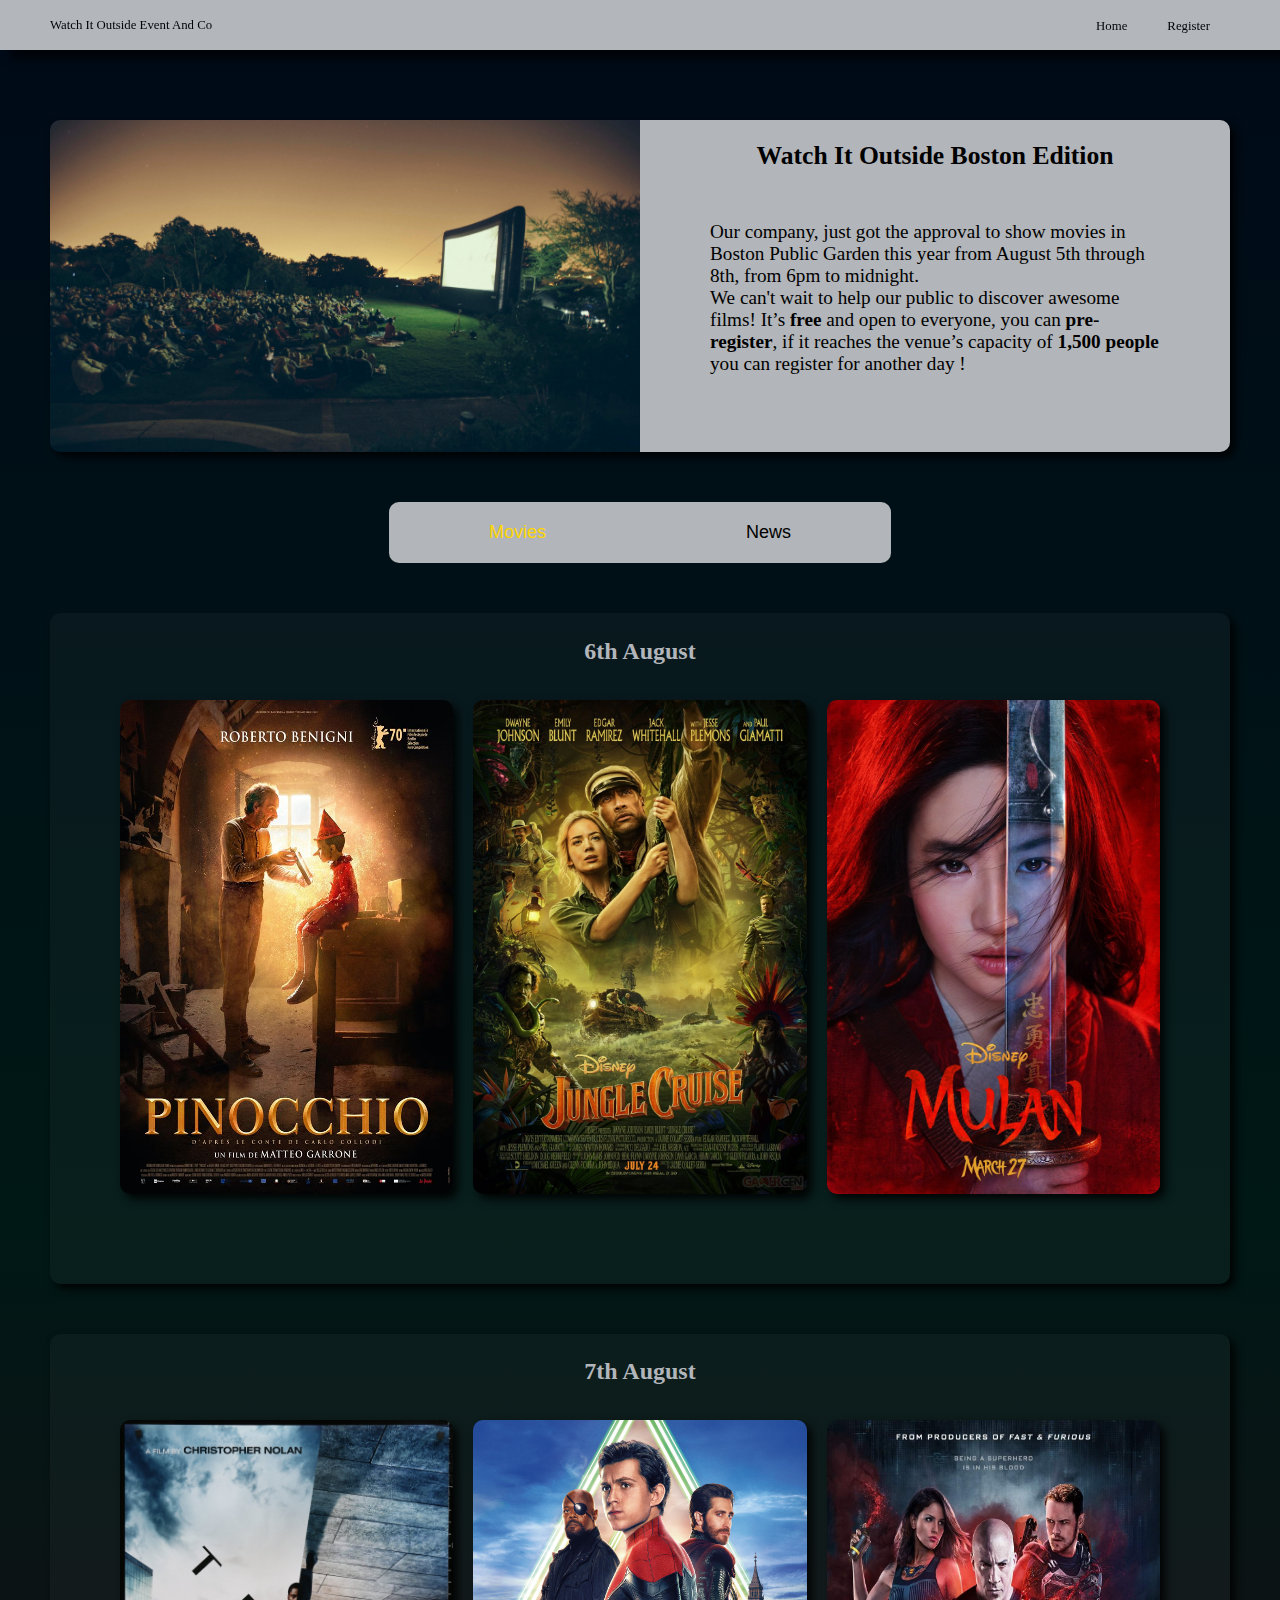
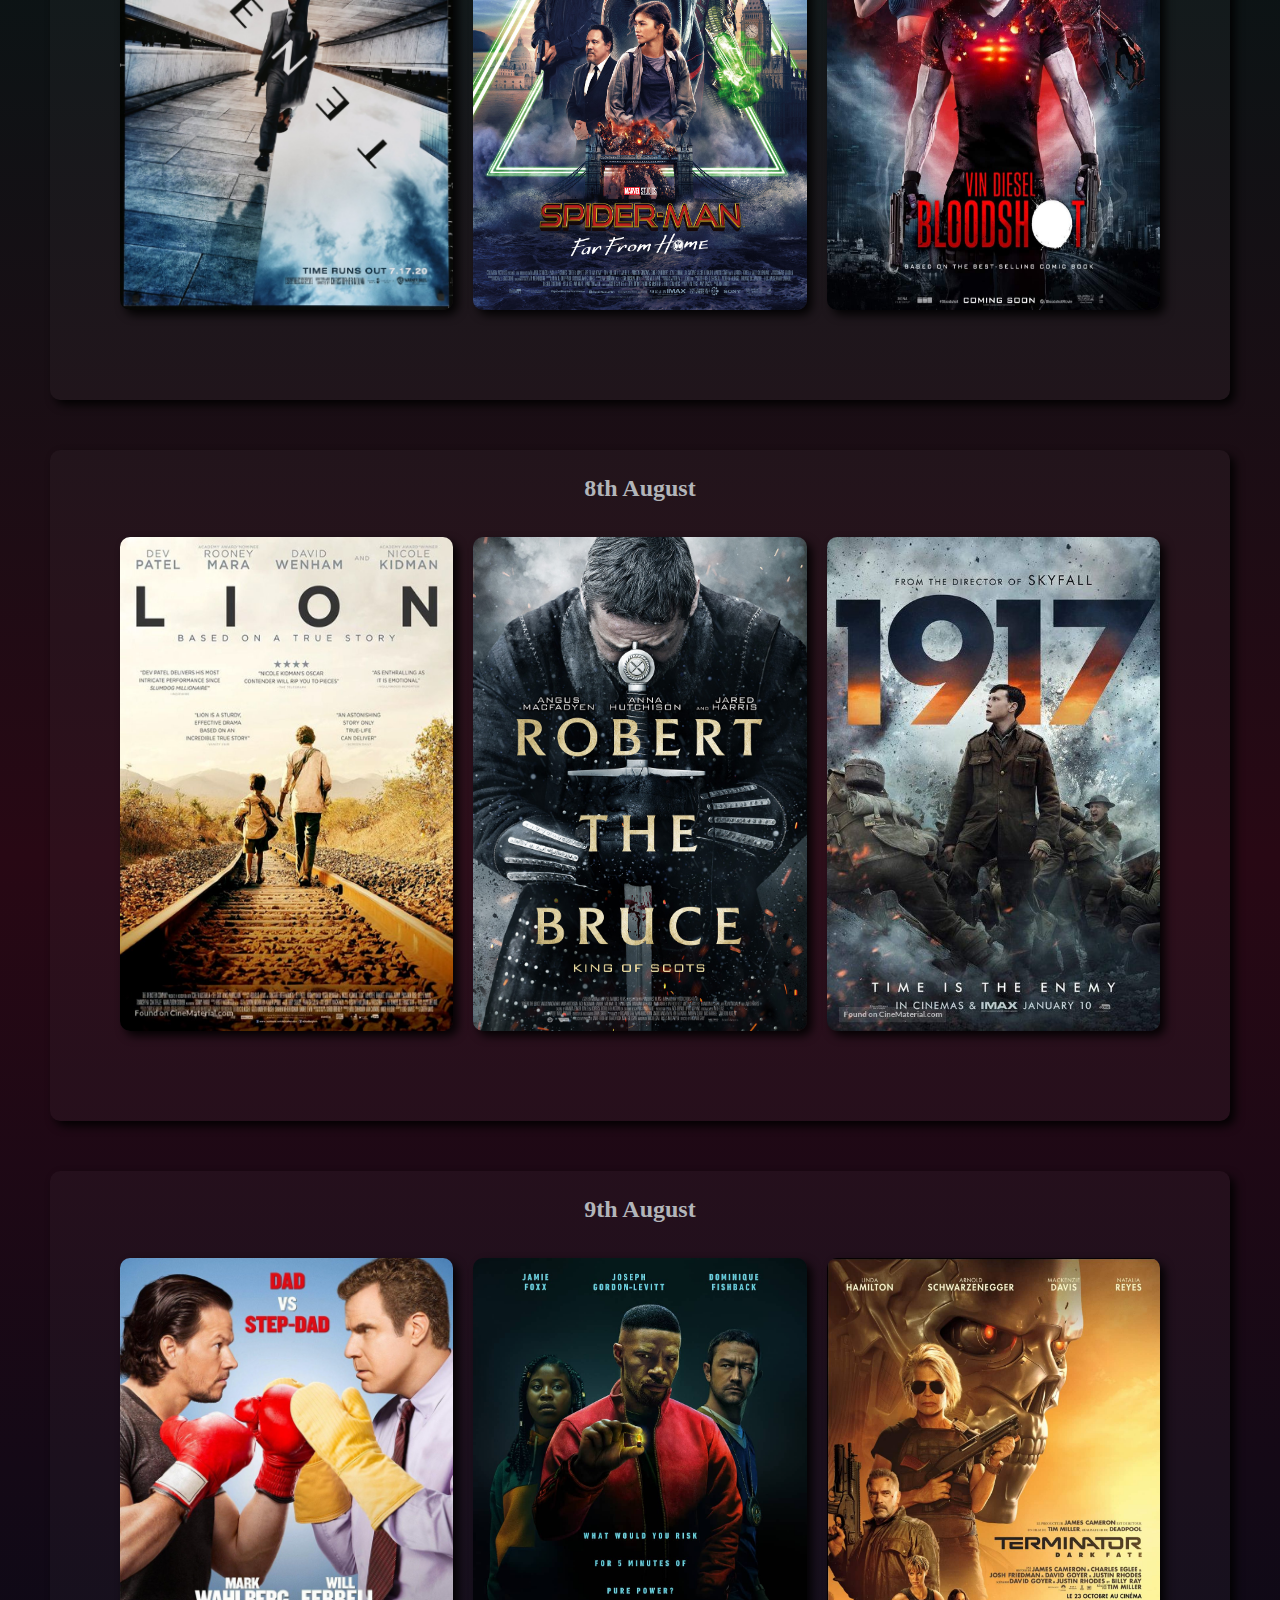
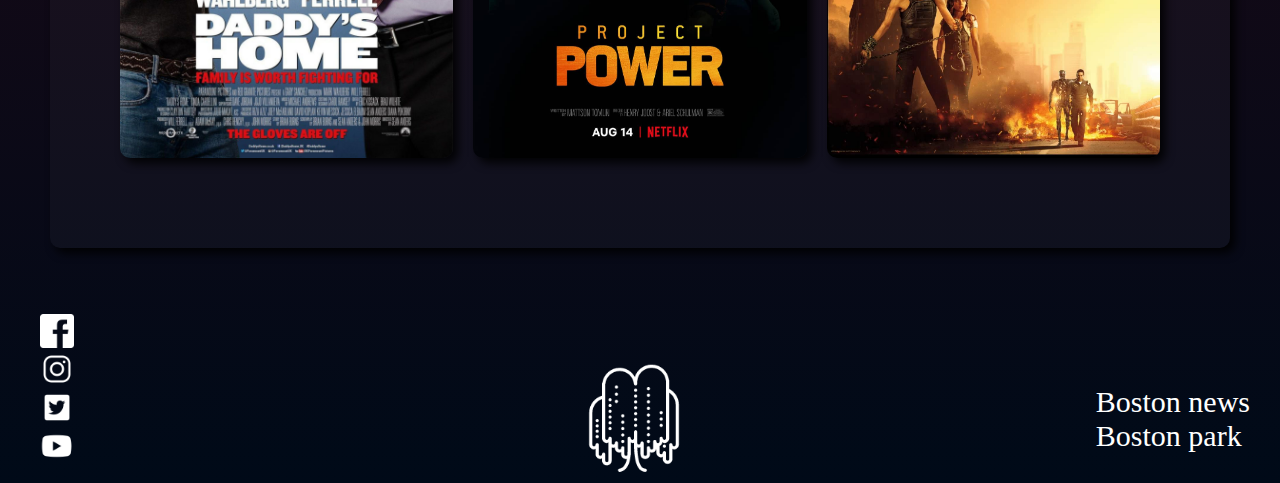
<file: index.html>
<!DOCTYPE html>
<html>
<head>
	<meta charset="UTF-8">
	<title>Watch It Outside Event and Co</title>
	<link rel="stylesheet" href="styles/style.css"  type="text/css" media="all">
</head>
<body class="content">
		<header>
		<div class="header">
			<a class="titre" href="">Watch It Outside Event And Co</a>
			<nav class="header_menu">
				<ul class="menu_list">
					<li><a class="btn_home" href="index.html">Home</a></li>
  					<li><a href="register.html" onclick="window.open(this.href, 'Register','height=560px, width=380px, toolbar=no, menubar=no, location=no, resizable=no, scrollbars=no, status=no'); return false;">Register</a></li>
				</ul>
			</nav>
		</div>
		</header>
		<div class="body_header">
			<div class="header_container">
						<img class="header_photo" src="images/poster/outdoor-Cinema.jpg" alt="outdoor-Cinema" style="">
					<div class="header_description">
						<h2 class="body_title">Watch It Outside Boston Edition</h2>
						<p class="description_txt">Our company, just got the approval to show movies in Boston Public Garden this year from August 5th through 8th, from 6pm to midnight.<br> 
						We can't wait to help our public to discover awesome films!
						It’s <strong>free</strong> and open to everyone, 
						you can <a href="register.html" onclick="window.open(this.href, 'Register','height=560px, width=380px, toolbar=no, menubar=no, location=no, resizable=no, scrollbars=no, status=no'); return false;"><strong>pre-register</strong></a>, 
						if it reaches the venue’s capacity of <strong>1,500 people</strong> you can register for another day !</p>
					</div>
			</div>
		</div>
		<div class="body_Menu">
				<a href="index.html"><button class="movies"style="color:gold">Movies</button></a>
					
				<a href="news.html"><button class="news">News</button></a>
		</div>

<!--Section => Movies day one-->

			<section class="section_day">
				<h2 class="day">6th August</h2>
				<div class="day_container">
<!--Pinocchio-->	
						<div class="card_a"><img class="day_photo" src="images/poster/pinocchio-2020.jpg" alt="pinocchio-2020">
							<div class="box">
								<div class="card_hour"><h3>6.00pm</h3></div>
								<div class="card_description">In this live-action adaptation of the beloved fairytale, old woodcarver Gepetto (Roberto Benigni), fashions a wooden puppet, Pinocchio (Federico Ielapi), who magically comes to life. Pinocchio longs for adventure and is easily led astray, encountering magical beasts, fantastical spectacles, while making friends and foes along his journey. However his dream is to become a real boy, which can only come true if he finally changes his ways.</div>
							</div>
						</div>
<!--Jungle cruise-->
						<div class="card_a"><img class="day_photo" src="images/poster/jungle-cruise-affiche-2020.jpg" alt="jungle-cruise-2020">
							<div class="box">
								<div class="card_hour"><h3>8.00pm</h3></div>
								<div class="card_description">Set during the early 20th century, a riverboat captain named Frank takes a scientist and her brother on a mission into a jungle to find the Tree of Life which is believed to possess healing powers. All the while, the trio must fight against dangerous wild animals and a competing German expedition.</div>
							</div>
						</div>
<!--Mulan-->
						<div class="card_a"><img class="day_photo" src="images/poster/mulan-2020.jpg" alt="mulan-2020">
							<div class="box">
								<div class="card_hour"><h3>10.00pm</h3></div>
								<div class="card_description">In Imperial China, Hua Mulan is an adventurous and active girl, to the disappointment of her parents, who hope that one day she will be wed to a good husband. As a young woman, Mulan is forced to meet with a matchmaker to demonstrate her fitness as a future wife. Mulan, flustered, attempts to pour tea in front of the matchmaker, but a spider causes a panic that destroys the kettle, and the matchmaker calls her a disgrace in front of her family.</div>
							</div>
						</div>
				</div>
			</section>

<!--Section => Movies days 2-->

			<section class="section_day">
				<h2 class="day">7th August</h2>
				<div class="day_container">
<!--Tenet-->
						<div class="card_a"><img class="day_photo" src="images/poster/tenet.jpg" alt="Tenet-2020">
							<div class="box">
								<div class="card_hour"><h3>6.00pm</h3></div>
								<div class="card_description">An unnamed CIA agent, the "Protagonist", participates in an undercover operation at a Kyiv opera house. He is aided by a masked soldier with a distinctive trinket, who appears to "un-fire" a bullet through a hostile gunman. After seizing a strange artifact, the Protagonist is captured by mercenaries. He endures torture before consuming a cyanide pill. He awakens to learn the pill was a test of his loyalty; his team has been killed and the artifact lost.</div>
							</div>
						</div>
<!--Spider-man FFH-->
						<div class="card_a"><img class="day_photo" src="images/poster/spiderman-ffh.jpg" alt="spiderman far for home">
							<div class="box">
								<div class="card_hour"><h3>8.00pm</h3></div>
								<div class="card_description">Peter Parker returns in Spider-Man: Far From Home, the next chapter of the Spider-Man: Homecoming series! Our friendly neighborhood Super Hero decides to join his best friends Ned, MJ, and the rest of the gang on a European vacation. However, Peter's plan to leave super heroics behind for a few weeks are quickly scrapped when he begrudgingly agrees to help Nick Fury uncover the mystery of several elemental creature attacks, creating havoc across the continent!</div>
							</div>
						</div>
<!--Bloodshot-->						
						<div class="card_a"><img class="day_photo" src="images/poster/bloodshot.jpg" alt="Bloodshot">
							<div class="box">
								<div class="card_hour"><h3>10.00pm</h3></div>
								<div class="card_description">After leading a successful rescue operation of hostages in Mombasa, U.S. Marine Ray Garrison and his wife Gina travel for a holiday at an Italian beachside town in the Amalfi Coast. They are kidnapped by a group of mercenaries led by Martin Axe, who demands to know how the US military learned about the hostages and their location. Ray explains he is not privy to this information and threatens revenge. Axe kills him and Gina.</div>
							</div>
						</div>
				</div>
			</section>

<!--Section => Movies day 3-->

			<section class="section_day">
				<h2 class="day">8th August</h2>
				<div class="day_container">
<!--Lion-->
						<div class="card_a"><img class="day_photo" src="images/poster/lion.jpg" alt="Lion">
							<div class="box">
								<div class="card_hour"><h3>6.00pm</h3></div>
								<div class="card_description">In 1986, Saroo was a five-year-old child in India of a poor but happy rural family. On a trip with his brother, Saroo soon finds himself alone and trapped in a moving decommissioned passenger train that takes him to Calcutta, 1000 miles away from home. Now totally lost in an alien urban environment and too young to identify either himself</div>
							</div>
						</div>
<!--Robert the Bruce-->
						<div class="card_a"><img class="day_photo" src="images/poster/robert-the-bruce.jpg" alt="Robert_the_bruce">
							<div class="box">
								<div class="card_hour"><h3>8.00pm</h3></div>
								<div class="card_description">The story of how Robert Bruce outwitted Edward I, the shrewd and ruthless King of England, defeated his son Edward II, and in doing so regained Scotland's independence.</div>
							</div>
<!--1917-->
						</div>
						<div class="card_a"><img class="day_photo" src="images/poster/1917.jpg" alt="1917">
							<div class="box">
								<div class="card_hour"><h3>10.00pm</h3></div>
								<div class="card_description">April 1917, the Western Front. Two British soldiers are sent to deliver an urgent message to an isolated regiment. If the message is not received in time the regiment will walk into a trap and be massacred. To get to the regiment they will need to cross through enemy territory. Time is of the essence and the journey will be fraught with danger.</div>
							</div>
						</div>
				</div>
			</section>

<!--Section => Movies day 4-->

			<section class="section_day">
				<h2 class="day">9th August</h2>
				<div class="day_container">
<!--daddy's home-->
						<div class="card_a"><img class="day_photo" src="images/poster/very-bad-dads.jpg" alt="Very_Bad_Dads">
							<div class="box">
								<div class="card_hour"><h3>6.00pm</h3></div>
								<div class="card_description">Stepfather Brad Whitaker is hoping for his stepchildren to love him and treat him like a dad. All is going well until the biological father, Dusty Mayron, shows up, then everything takes a toll. His stepchildren start putting him second and their father first, and now Dusty will have to learn that being a good dad is about pains and struggles. Brad will also experience once again what it's like to be a stepdad.</div>
							</div>
						</div>
<!--Project power-->
						<div class="card_a"><img class="day_photo" src="images/poster/project-power.jpg" alt="Project-Power">
							<div class="box">
								<div class="card_hour"><h3>8.00pm</h3></div>
								<div class="card_description">The film takes place in a world where superpowers are a new kind of high. A drug on the black market promises its user five minutes of “power” (hence its street name). It “hits different” for different people: some turn to ice, others burst into flames and a few just blow up and die.</div>
							</div>
						</div>
<!--Terminator-->						
						<div class="card_a"><img class="day_photo" src="images/poster/terminator-2020.jpg" alt="terminator-2020">
							<div class="box">
								<div class="card_hour"><h3>10.00pm</h3></div>
								<div class="card_description">In 1998, three years after they have defeated the T-1000, Sarah and John Connor are at a beach bar in Guatemala when a T-800 Model 101 Terminator suddenly arrives and shoots John, killing him, much to Sarah's horror.</div>
							</div>
						</div>
				</div>
			</section>		
		<footer>
			<div class="footer">
				<nav class="footer_menu">
					<ul class="link_list">
						<li><a href="https
							://www.boston.com/"target="blank">Boston news</a></li>
	  					<li><a href="https://www.boston.gov/parks/public-garden"target="blank">Boston park</a></li>
					</ul>
					<img class="logo" src="images/logo/logo.png" alt="logo">
					<ul class="social_media">
						<li><a href="https://facebook.com"target="blank"><img class="logo_social"src="images/logo/logo-facebook.png" alt="logo_fb"></a></li>
	  					<li><a href="https://instagram.com"target="blank"><img class="logo_social"src="images/logo/logo-instagram.png" alt="logo_instagram"></a></li>
	  					<li><a href="https://twitter.com"target="blank"><img class="logo_social"src="images/logo/logo-twitter.png" alt="logo_twitter"></a></li>
	  					<li><a href="https://youtube.com"target="blank"><img class="logo_social"src="images/logo/logo-youtube.png" alt="logo_youtube"></a></li>
					</ul>
				</nav>
			</div>	
		</footer>
</body>

</html>
</file>
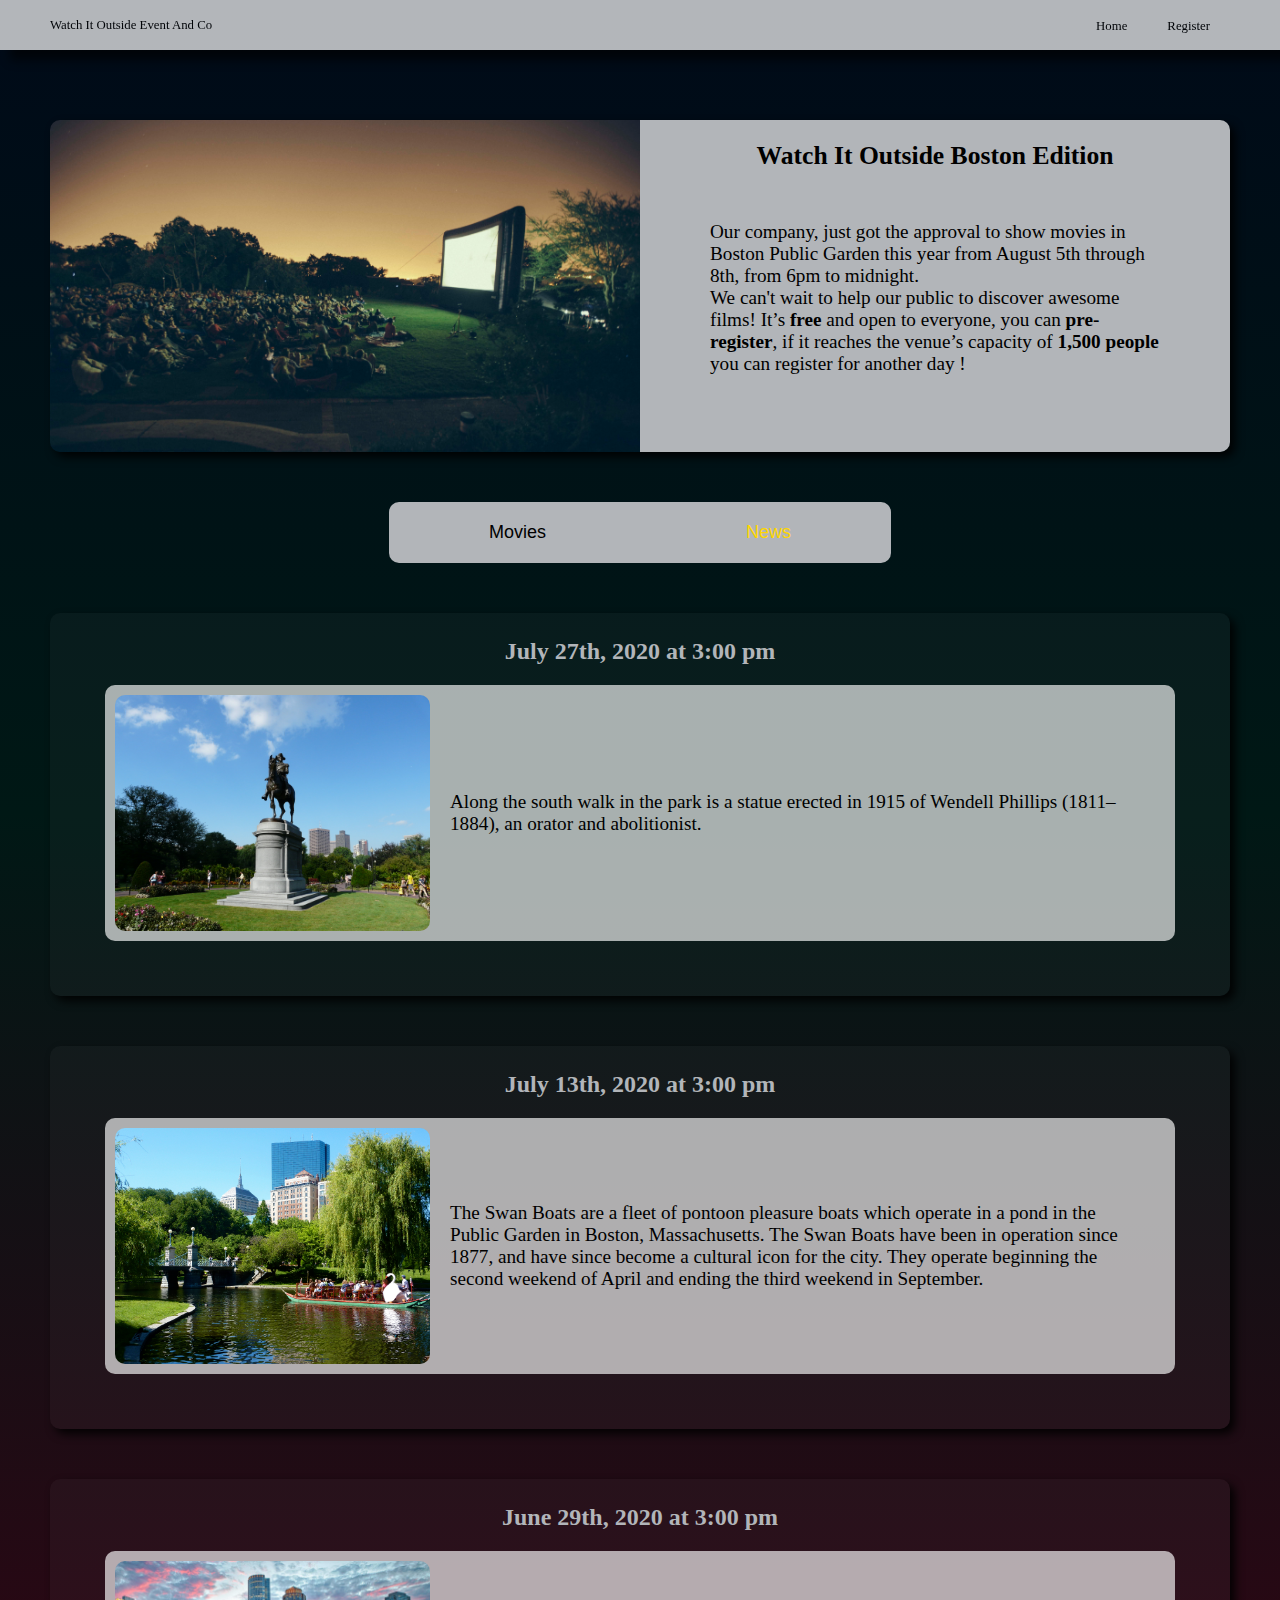
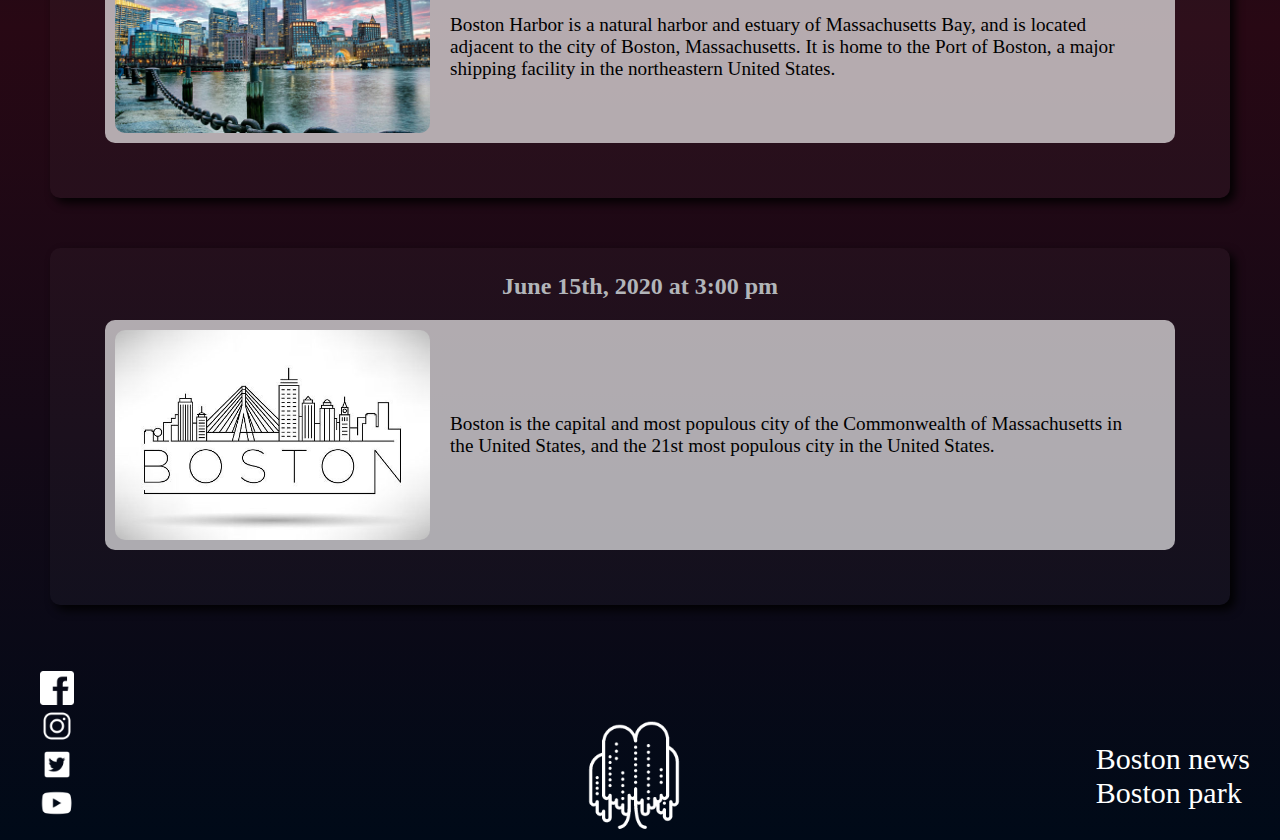
<file: news.html>
<!DOCTYPE html>
<html>
<head>
	<meta charset="UTF-8">
	<title>Watch It Outside Event and Co</title>
	<link rel="stylesheet" href="styles/style.css"  type="text/css" media="all">
</head>
<body class="content">
		<header>
		<div class="header">
			<a class="titre" href="">Watch It Outside Event And Co</a>
			<nav class="header_menu">
				<ul class="menu_list">
					<li><a class="btn_home" href="index.html">Home</a></li>
  					<li><a href="register.html" onclick="window.open(this.href, 'Register','height=600px, width=540px, toolbar=no, menubar=no, location=no, resizable=no, scrollbars=no, status=no'); return false;">Register</a></li>
				</ul>
			</nav>
		</div>
		</header>
		<div class="body_header">
			<div class="header_container">
						<img class="header_photo" src="images/poster/outdoor-Cinema.jpg" alt="outdoor-Cinema" style="">
					<div class="header_description">
						<h2 class="body_title">Watch It Outside Boston Edition</h2>
						<p class="description_txt">Our company, just got the approval to show movies in Boston Public Garden this year from August 5th through 8th, from 6pm to midnight.<br> 
						We can't wait to help our public to discover awesome films!
						It’s <strong>free</strong> and open to everyone, 
						you can <a href="register.html" onclick="window.open(this.href, 'Register','height=560px, width=380px, toolbar=no, menubar=no, location=no, resizable=no, scrollbars=no, status=no'); return false;"><strong>pre-register</strong></a>, 
						if it reaches the venue’s capacity of <strong>1,500 people</strong> you can register for another day !</p>
					</div>
		</div>
		<div class="body_Menu">
				<a href="index.html"><button class="movies">Movies</button></a>
					
				<a href="news.html"><button  class="news" style="color:gold">News</button></a>
		</div>
			<!--Section => News-->
			<section class="new">
				<h2 class="new_date">July 27th, 2020 at 3:00 pm</h2>
				<div class="new_container">
					<img class="new_photo" src="images/news/boston-status-new-4.jpg" alt="Boston status">
					<div class="new_description">
						<p>Along the south walk in the park is a statue erected in 1915 of Wendell Phillips (1811–1884), an orator and abolitionist.</p>
				</div>
			</section>
			<section class="new">
				<h2 class="new_date">July 13th, 2020 at 3:00 pm</h2>
				<div class="new_container">
					<img class="new_photo" src="images/news/public-garden-new-2.jpg" alt="Public Garden with Swan Boats">
					<div class="new_description">
						<p>The Swan Boats are a fleet of pontoon pleasure boats which operate in a pond in the Public Garden in Boston, Massachusetts. The Swan Boats have been in operation since 1877, and have since become a cultural icon for the city. They operate beginning the second weekend of April and ending the third weekend in September.</p>
					</div>
				</div>
			</section>
			<section class="new">
				<h2 class="new_date">June 29th, 2020 at 3:00 pm</h2>
				<div class="new_container">
					<img class="new_photo" src="images/news/photo-news-1.jpeg" alt="Photo">
					<div class="new_description">
						<p>Boston Harbor is a natural harbor and estuary of Massachusetts Bay, and is located adjacent to the city of Boston, Massachusetts. It is home to the Port of Boston, a major shipping facility in the northeastern United States.</p>
					</div>
				</div>
			</section>
			<section class="new">
				<h2 class="new_date">June 15th, 2020 at 3:00 pm</h2>
				<div class="new_container">
					<img class="new_photo" src="images/news/boston.jpg" alt="Boston">
					<div class="new_description">
						<p>Boston is the capital and most populous city of the Commonwealth of Massachusetts in the United States, and the 21st most populous city in the United States.</p>
					</div>
				</div>
			</section>
		<footer>
			<div class="footer">
				<nav class="footer_menu">
					<ul class="link_list">
						<li><a href="https://www.boston.com/"target="blank">Boston news</a></li>
	  					<li><a href="https://www.boston.gov/parks/public-garden"target="blank">Boston park</a></li>
					</ul>
					<img class="logo" src="images/logo/logo.png" alt="logo">
					<ul class="social_media">
						<li><a href="https://facebook.com"target="blank"><img class="logo_social"src="images/logo/logo-facebook.png" alt="logo_fb"></a></li>
	  					<li><a href="https://instagram.com"target="blank"><img class="logo_social"src="images/logo/logo-instagram.png" alt="logo_instagram"></a></li>
	  					<li><a href="https://twitter.com"target="blank"><img class="logo_social"src="images/logo/logo-twitter.png" alt="logo_twitter"></a></li>
	  					<li><a href="https://youtube.com"target="blank"><img class="logo_social"src="images/logo/logo-youtube.png" alt="logo_youtube"></a></li>
					</ul>
				</nav>
			</div>	
		</footer>


</body>

</html>
</file>
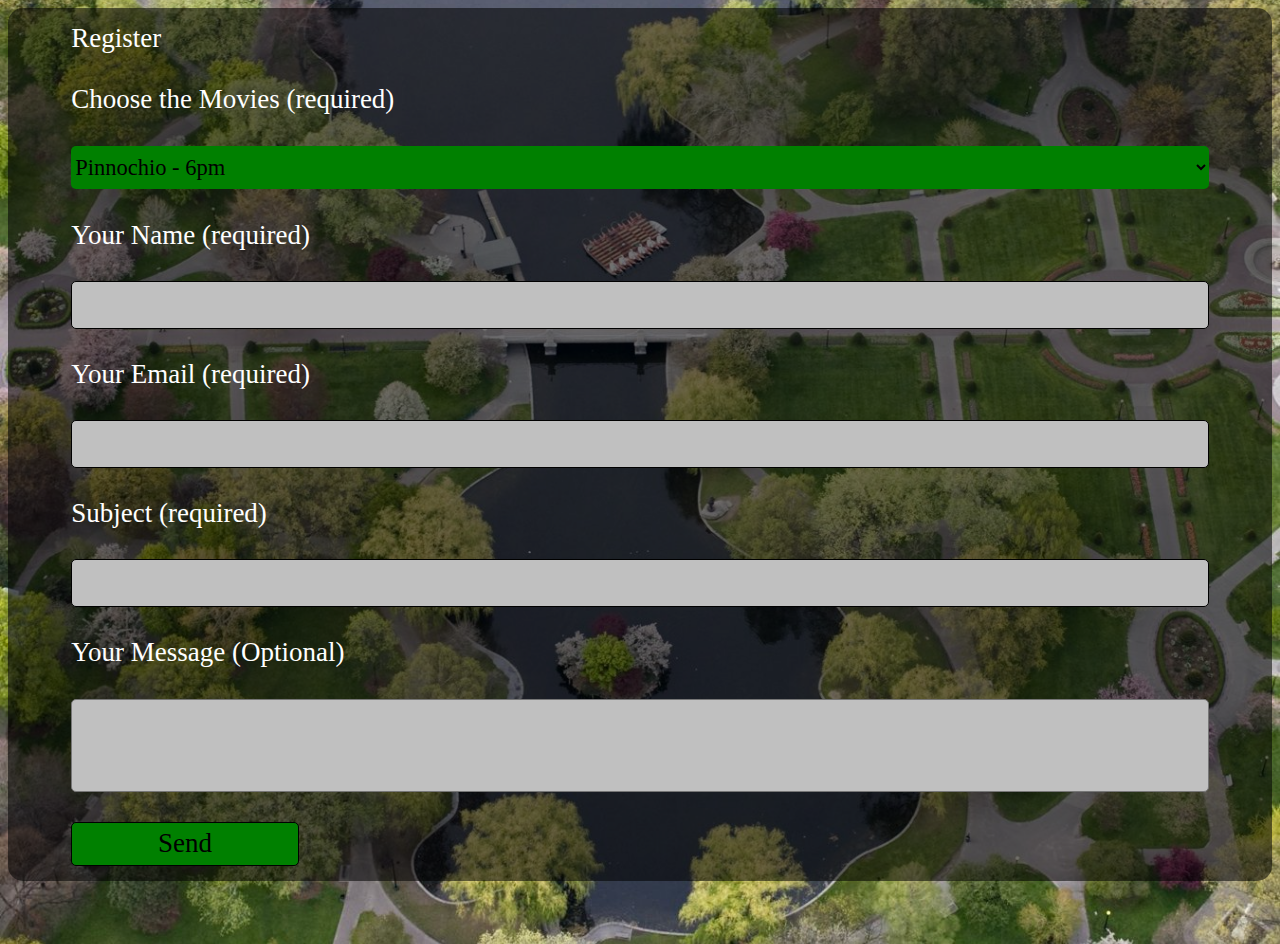
<file: register.html>
<!DOCTYPE html>
<html>
<head>
		<meta charset="UTF-8">
	<title>Watch It Outside Event and Co-Register</title>
	<link rel="stylesheet" href="register.css"  type="text/css" media="all">
</head>

<body>
<form method="post" action="">
	<label>Register</label>

	<label>Choose the Movies (required)</label>
	    <select name="movies" id="movies" required>
		    <optgroup label="6th August"class="liste">
	           <option value="Pinnochio"class="liste">Pinnochio - 6pm</option>
	           <option value="Jungle Cruise"class="liste">Jungle Cruise - 8pm</option>
	           <option value="Mulan"class="liste">Mulan - 10pm</option>
	       </optgroup>
	        <optgroup label="7th August"class="liste">
	           <option value="Tenet"class="liste">Tenet - 6pm</option>
	           <option value="Spider-Man far from home"class="liste">Spider-Man Far From Home - 8pm</option>
	           <option value="Bloodshot"class="liste">Bloodshot - 10pm</option>
	       </optgroup>
	        <optgroup label="8th August"class="liste">
	           <option value="Lion"class="liste">Lion - 6pm</option>
	           <option value="Robert the Bruce"class="liste">Robert the Bruce - 8pm</option>
	           <option value="1917"class="liste">1917 - 10pm</option>
	       </optgroup>
	       <optgroup label="9th August"class="liste">
	           <option value="Daddy's home"class="liste">Daddy's home - 6pm</option>
	           <option value="Project power"class="liste">Project power - 8pm</option>
	           <option value="Terminator dark fate"class="liste">Terminator Dark Fate - 10pm</option>
	       </optgroup>
  		</select>		

	<label> Your Name (required)</label>
	   <input type="text" name="your-name"class="input" required> 

	<label> Your Email (required)</label>
	   <input type="text" name="your-Email"class="input" required>

	<label> Subject (required)</label>
		<input type="text" name="Subject"class="input" required>

	<label> Your Message (Optional)</label>
		<textarea type="text" name="your-message"></textarea>

	<input type="submit" value="Send" class="submit"/>
	
</form>    
</body>
</html>
</file>
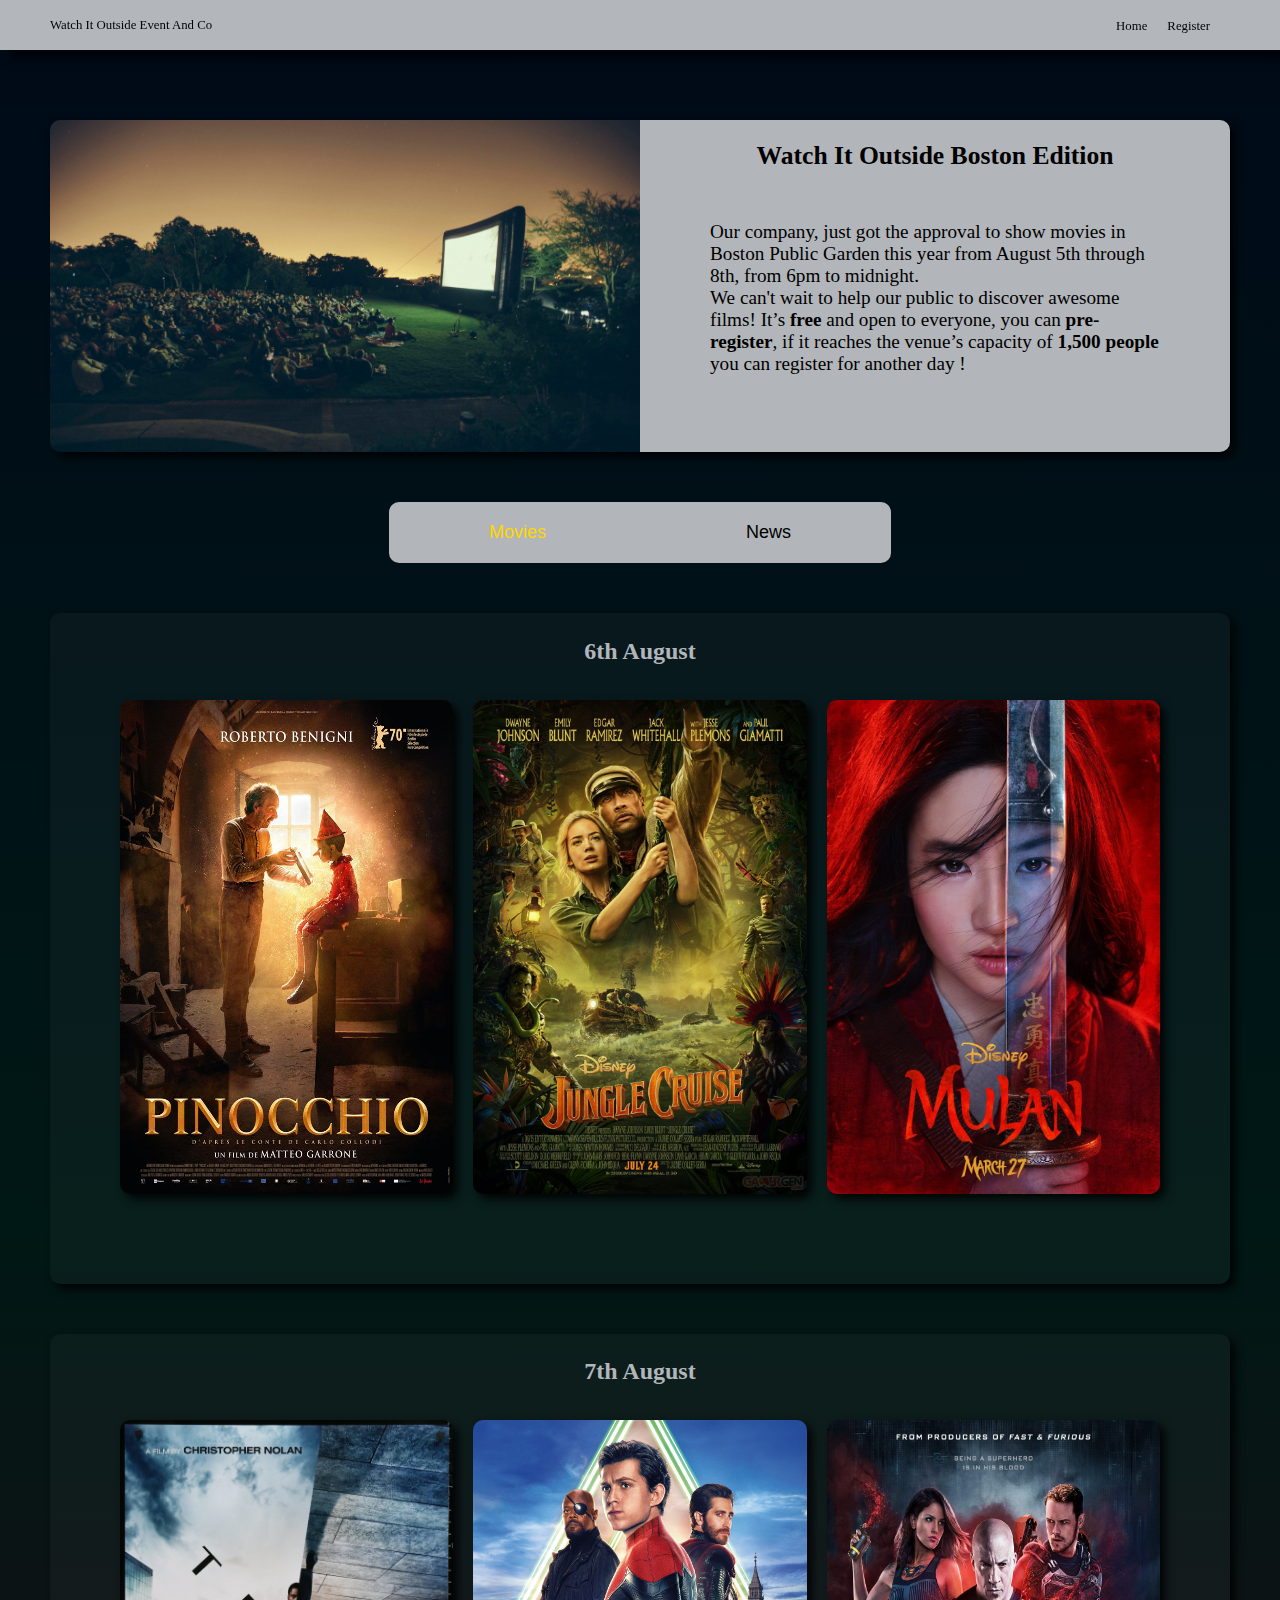
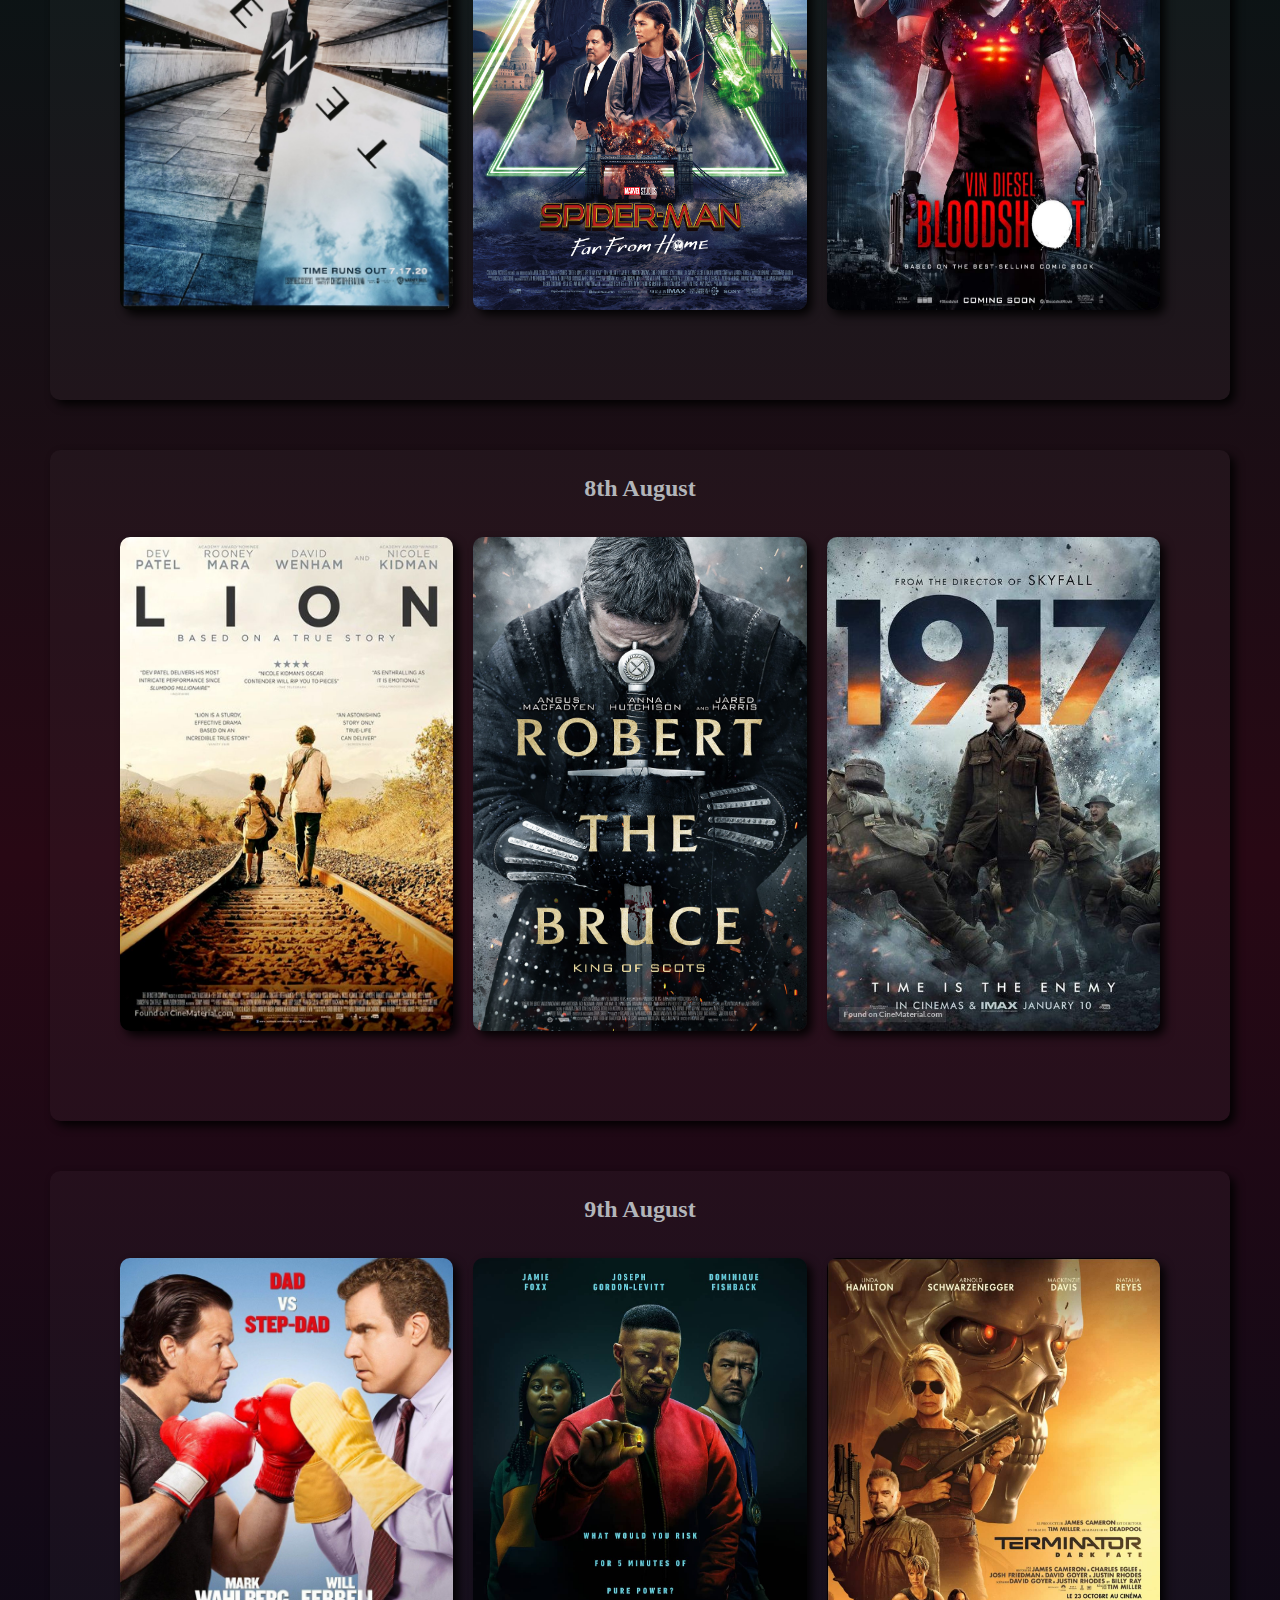
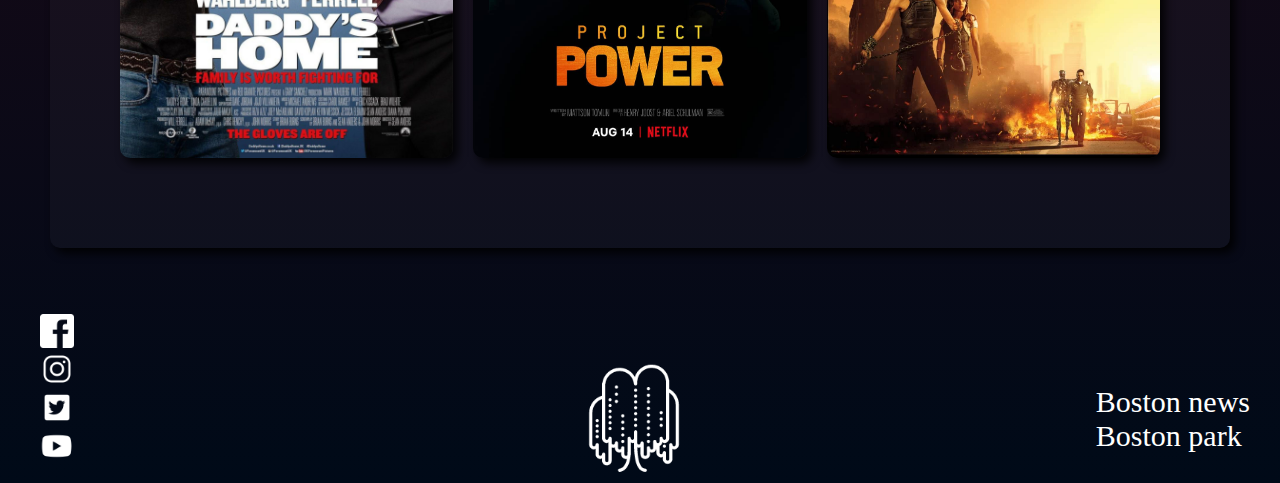
<file: WOBE.html>
<!DOCTYPE html>
<html>
<head>
	<meta charset="UTF-8">
	<title>Watch It Outside Event and Co</title>
	<link rel="stylesheet" href="styles/style.css"  type="text/css" media="all">
</head>
<body class="content">
		<header>
		<div class="header">
			<a class="titre" href="">Watch It Outside Event And Co</a>
			<nav class="header_menu">
				<ul class="menu_list">
					<li><a href="WOBE.html">Home</a></li>
  					<li><a href="register.html" onclick="window.open(this.href, 'Register','height=560px, width=380px, toolbar=no, menubar=no, location=no, resizable=no, scrollbars=no, status=no'); return false;">Register</a></li>
				</ul>
			</nav>
		</div>
		</header>
		<div class="body_header">
			<div class="header_container">
						<img class="header_photo" src="images/poster/outdoor-Cinema.jpg" alt="outdoor-Cinema" style="">
					<div class="header_description">
						<h2 class="body_title">Watch It Outside Boston Edition</h2>
						<p class="description_txt">Our company, just got the approval to show movies in Boston Public Garden this year from August 5th through 8th, from 6pm to midnight.<br> 
						We can't wait to help our public to discover awesome films!
						It’s <strong>free</strong> and open to everyone, 
						you can <a href="register.html" onclick="window.open(this.href, 'Register','height=560px, width=380px, toolbar=no, menubar=no, location=no, resizable=no, scrollbars=no, status=no'); return false;"><strong>pre-register</strong></a>, 
						if it reaches the venue’s capacity of <strong>1,500 people</strong> you can register for another day !</p>
					</div>
			</div>
		</div>
		<div class="body_Menu">
				<a href="WOBE.html"><button class="movies"style="color:gold">Movies</button></a>
					
				<a href="news.html"><button class="news">News</button></a>
		</div>

<!--Section => Movies day one-->

			<section class="section_day">
				<h2 class="day">6th August</h2>
				<div class="day_container">
<!--Pinocchio-->	
						<div class="card_a"><img class="day_photo" src="images/poster/pinocchio-2020.jpg" alt="pinocchio-2020">
							<div class="box">
								<div class="card_hour"><h3>6.00pm</h3></div>
								<div class="card_description">In this live-action adaptation of the beloved fairytale, old woodcarver Gepetto (Roberto Benigni), fashions a wooden puppet, Pinocchio (Federico Ielapi), who magically comes to life. Pinocchio longs for adventure and is easily led astray, encountering magical beasts, fantastical spectacles, while making friends and foes along his journey. However his dream is to become a real boy, which can only come true if he finally changes his ways.</div>
							</div>
						</div>
<!--Jungle cruise-->
						<div class="card_a"><img class="day_photo" src="images/poster/jungle-cruise-affiche-2020.jpg" alt="jungle-cruise-2020">
							<div class="box">
								<div class="card_hour"><h3>8.00pm</h3></div>
								<div class="card_description">Set during the early 20th century, a riverboat captain named Frank takes a scientist and her brother on a mission into a jungle to find the Tree of Life which is believed to possess healing powers. All the while, the trio must fight against dangerous wild animals and a competing German expedition.</div>
							</div>
						</div>
<!--Mulan-->
						<div class="card_a"><img class="day_photo" src="images/poster/mulan-2020.jpg" alt="mulan-2020">
							<div class="box">
								<div class="card_hour"><h3>10.00pm</h3></div>
								<div class="card_description">In Imperial China, Hua Mulan is an adventurous and active girl, to the disappointment of her parents, who hope that one day she will be wed to a good husband. As a young woman, Mulan is forced to meet with a matchmaker to demonstrate her fitness as a future wife. Mulan, flustered, attempts to pour tea in front of the matchmaker, but a spider causes a panic that destroys the kettle, and the matchmaker calls her a disgrace in front of her family.</div>
							</div>
						</div>
				</div>
			</section>

<!--Section => Movies days 2-->

			<section class="section_day">
				<h2 class="day">7th August</h2>
				<div class="day_container">
<!--Tenet-->
						<div class="card_a"><img class="day_photo" src="images/poster/tenet.jpg" alt="Tenet-2020">
							<div class="box">
								<div class="card_hour"><h3>6.00pm</h3></div>
								<div class="card_description">An unnamed CIA agent, the "Protagonist", participates in an undercover operation at a Kyiv opera house. He is aided by a masked soldier with a distinctive trinket, who appears to "un-fire" a bullet through a hostile gunman. After seizing a strange artifact, the Protagonist is captured by mercenaries. He endures torture before consuming a cyanide pill. He awakens to learn the pill was a test of his loyalty; his team has been killed and the artifact lost.</div>
							</div>
						</div>
<!--Spider-man FFH-->
						<div class="card_a"><img class="day_photo" src="images/poster/spiderman-ffh.jpg" alt="spiderman far for home">
							<div class="box">
								<div class="card_hour"><h3>8.00pm</h3></div>
								<div class="card_description">Peter Parker returns in Spider-Man: Far From Home, the next chapter of the Spider-Man: Homecoming series! Our friendly neighborhood Super Hero decides to join his best friends Ned, MJ, and the rest of the gang on a European vacation. However, Peter's plan to leave super heroics behind for a few weeks are quickly scrapped when he begrudgingly agrees to help Nick Fury uncover the mystery of several elemental creature attacks, creating havoc across the continent!</div>
							</div>
						</div>
<!--Bloodshot-->						
						<div class="card_a"><img class="day_photo" src="images/poster/bloodshot.jpg" alt="Bloodshot">
							<div class="box">
								<div class="card_hour"><h3>10.00pm</h3></div>
								<div class="card_description">After leading a successful rescue operation of hostages in Mombasa, U.S. Marine Ray Garrison and his wife Gina travel for a holiday at an Italian beachside town in the Amalfi Coast. They are kidnapped by a group of mercenaries led by Martin Axe, who demands to know how the US military learned about the hostages and their location. Ray explains he is not privy to this information and threatens revenge. Axe kills him and Gina.</div>
							</div>
						</div>
				</div>
			</section>

<!--Section => Movies day 3-->

			<section class="section_day">
				<h2 class="day">8th August</h2>
				<div class="day_container">
<!--Lion-->
						<div class="card_a"><img class="day_photo" src="images/poster/lion.jpg" alt="Lion">
							<div class="box">
								<div class="card_hour"><h3>6.00pm</h3></div>
								<div class="card_description">In 1986, Saroo was a five-year-old child in India of a poor but happy rural family. On a trip with his brother, Saroo soon finds himself alone and trapped in a moving decommissioned passenger train that takes him to Calcutta, 1000 miles away from home. Now totally lost in an alien urban environment and too young to identify either himself</div>
							</div>
						</div>
<!--Robert the Bruce-->
						<div class="card_a"><img class="day_photo" src="images/poster/robert-the-bruce.jpg" alt="Robert_the_bruce">
							<div class="box">
								<div class="card_hour"><h3>8.00pm</h3></div>
								<div class="card_description">The story of how Robert Bruce outwitted Edward I, the shrewd and ruthless King of England, defeated his son Edward II, and in doing so regained Scotland's independence.</div>
							</div>
<!--1917-->
						</div>
						<div class="card_a"><img class="day_photo" src="images/poster/1917.jpg" alt="1917">
							<div class="box">
								<div class="card_hour"><h3>10.00pm</h3></div>
								<div class="card_description">April 1917, the Western Front. Two British soldiers are sent to deliver an urgent message to an isolated regiment. If the message is not received in time the regiment will walk into a trap and be massacred. To get to the regiment they will need to cross through enemy territory. Time is of the essence and the journey will be fraught with danger.</div>
							</div>
						</div>
				</div>
			</section>

<!--Section => Movies day 4-->

			<section class="section_day">
				<h2 class="day">9th August</h2>
				<div class="day_container">
<!--daddy's home-->
						<div class="card_a"><img class="day_photo" src="images/poster/very-bad-dads.jpg" alt="Very_Bad_Dads">
							<div class="box">
								<div class="card_hour"><h3>6.00pm</h3></div>
								<div class="card_description">Stepfather Brad Whitaker is hoping for his stepchildren to love him and treat him like a dad. All is going well until the biological father, Dusty Mayron, shows up, then everything takes a toll. His stepchildren start putting him second and their father first, and now Dusty will have to learn that being a good dad is about pains and struggles. Brad will also experience once again what it's like to be a stepdad.</div>
							</div>
						</div>
<!--Project power-->
						<div class="card_a"><img class="day_photo" src="images/poster/project-power.jpg" alt="Project-Power">
							<div class="box">
								<div class="card_hour"><h3>8.00pm</h3></div>
								<div class="card_description">The film takes place in a world where superpowers are a new kind of high. A drug on the black market promises its user five minutes of “power” (hence its street name). It “hits different” for different people: some turn to ice, others burst into flames and a few just blow up and die.</div>
							</div>
						</div>
<!--Terminator-->						
						<div class="card_a"><img class="day_photo" src="images/poster/terminator-2020.jpg" alt="terminator-2020">
							<div class="box">
								<div class="card_hour"><h3>10.00pm</h3></div>
								<div class="card_description">In 1998, three years after they have defeated the T-1000, Sarah and John Connor are at a beach bar in Guatemala when a T-800 Model 101 Terminator suddenly arrives and shoots John, killing him, much to Sarah's horror.</div>
							</div>
						</div>
				</div>
			</section>		
		<footer>
			<div class="footer">
				<nav class="footer_menu">
					<ul class="link_list">
						<li><a href="https
							://www.boston.com/"target="blank">Boston news</a></li>
	  					<li><a href="https://www.boston.gov/parks/public-garden"target="blank">Boston park</a></li>
					</ul>
					<img class="logo" src="images/logo/logo.png" alt="logo">
					<ul class="social_media">
						<li><a href="https://facebook.com"target="blank"><img class="logo_social"src="images/logo/logo-facebook.png" alt="logo_fb"></a></li>
	  					<li><a href="https://instagram.com"target="blank"><img class="logo_social"src="images/logo/logo-instagram.png" alt="logo_instagram"></a></li>
	  					<li><a href="https://twitter.com"target="blank"><img class="logo_social"src="images/logo/logo-twitter.png" alt="logo_twitter"></a></li>
	  					<li><a href="https://youtube.com"target="blank"><img class="logo_social"src="images/logo/logo-youtube.png" alt="logo_youtube"></a></li>
					</ul>
				</nav>
			</div>	
		</footer>
</body>

</html>
</file>
<file: styles/style.css>
/*Fichier-CSS*/
/*Mobile device*/
	/*Page Container*/
			html {
				margin:0px !important;
				padding:0px !important;
			}
			body {
				margin:0px !important;
				background-image: linear-gradient(#000a18,#001815,#280814, #000a18);
			}
			header {
				width: 100% !important;
			}
	   		button {
	   			padding:20px;
	   			padding-left:100px;
	   			padding-right:100px;
	   			border-radius: none ;
	   			background-color: #b2b5b9;
	   			color:black;font-size: 1em;
	   			width:100%;
	   			border:none;
	   			text-align: center;cursor: pointer;
	   		}
	   		button:active {
	   			color:gold;
	   		}
	   		button:hover {
	   			box-shadow: 0 12px 16px 0 rgba(0,0,0,0.24), 0 17px 50px 0 rgba(0,0,0,0.19);
	   			transform: scale(1.01);
	   			color:gold;
	   		}
	/*Header*/
		/*Container*/
					.header {
						display: flex;flex-direction: row;
						justify-content:space-between;
						align-items: center;
						position: fixed;
						top: 0px;
						width: 100%;
						height:100px;
						z-index:999;
						background-color: white;opacity: 0.70;
						box-shadow: 10px 10px 10px rgba(0,0,0,0.9);
					}
		/*Links*/
						.header  a {
							text-decoration: none;
							color:black;
							font-family: Montserrat;
							font-size: 3vw;
						}
						.header a:hover {
							transform: scale(1.01);
						}
						.btn_home {
							margin-right: 20px;
						}
		

		/*Title*/
						.titre{
							margin-left:50px;
						}
		/*Menu Header*/
						.header_menu {}
						.menu_list {
							margin-right:50px;
							list-style: none;
							list-style-type: none;
							display: flex;
						}
						.menu_list li {
							margin-right: 20px;
							text-align: center;
						}
						.menu_list li:hover {
							transform: scale(1.01);
							color:gold;
						}
	/*Body Header*/
		/*Container*/
					.header_container {
						display: flex;
						flex-direction: column;
						margin:50px;
						margin-top: 120px;
						border-radius:10px;
						box-shadow: 5px 5px 10px rgba(0,0,0,0.9);
					}
		/*Photos*/
						.header_photo {
							width:100%;
							border-radius:10px 10px 0px 10px;
						}
		/*Description*/
						.header_description {
							text-align:left;
							background-color: #b2b5b9;
							border-radius:0px 0px 10px 10px;
						}
						.header_description a {
							text-decoration: none;color:#000;
						}
						.description_txt {
							margin-left:50px;
							margin-right:50px;
							font-size:1vw;
							font-family: Montserrat;
							color:black;padding: 20px;
						}
						.description_txt a:hover {
							color: gold;
						}
						.body_title {
							font-family: Montserrat;
							text-align: center;
							color:#000;
							font-size:1.5vw;
						}
		/*Menu*/		
					.body_Menu {
						display:flex;
						justify-content: center;
						text-align:center;
					}
					.news {
						border-top-right-radius:10px;
						border-bottom-right-radius:10px;
						font-size: 24px;
					}
					.movies {
						border-top-left-radius:10px;
						border-bottom-left-radius:10px;
						font-size: 24px;
					}
	/*Section => Movies Posters*/
		/*Container*/
						.section_day {
							background-color: #FFFFFF08;
							padding: 5px;
							padding-bottom:50px;
							margin:50px;
							border-radius:10px;
							box-shadow: 5px 5px 10px rgba(0,0,0,0.9);
						}
		/*Date*/
							.day {
								text-align: center;
								color:#b2b5b9;
								font-family: montserrat;
							}
		/*Card row container*/
							.day_container {
								display: flex;
								flex-direction: row;
								justify-content:space-between;
								margin-left:50px;
								margin-right:50px;
								padding:5px;
								padding-bottom:30px;
							}
								
		/*CARDS*/
			/*Card Container*/
							.card_a {
								width:33.33333%;
								display: flex;
								flex-direction: row;
								justify-content:space-between;
								margin:10px;
								text-align: center;
								border-radius:10px;
								position:relative;
							}
			/*Description container*/					
							.box {
								display:none;
								box-shadow: 5px 5px 15px rgba(0,0,0,0.6);
								opacity:0.9;
								line-height: 15px;
								border-radius: 0px 0px 10px 10px;
								justify-content: center;
							}
								.card_hour {
									color:white;
									font-family: Montserrat;
								}
								.card_description {
									color:white;
									font-family: Montserrat;
									margin-bottom: 20px;
								}
							.card_a:hover .box {
								display:flex;
								flex-direction: column;
								position:absolute;
								top:10;
								left:0;
								right:0;
								bottom:0;
								background-color: #333;
							}
			/*Card Photos*/
							.day_photo {
								width:100%;
								border-radius:10px;
								box-shadow: 5px 5px 10px rgba(0,0,0,0.9);
								transition: 1s ease;
							}
							.day_photo:hover {
								box-shadow: 5px 5px 15px rgba(0,0,0,0.6);
								opacity:0.4;
							}
	/*Section => News*/	
		/*Container*/
					.new {
						background-color: #FFFFFF08;
						padding: 5px;
						margin:50px;
						border-radius:10px;
						box-shadow: 5px 5px 10px rgba(0,0,0,0.9);
					}
		/*Date*/
						.new_date {
							text-align: center;
							color:#b2b5b9;
							font-family: montserrat;
						}
		/*News Container*/
						.new_container {
							display: flex;
							flex-direction: column;
							align-items: center;
							background-color: #FFFFFFA6;
							margin-left:50px;
							margin-right:50px;
							margin-bottom:50px;
							padding:10px;
							border-radius:10px;
						}
		/*News Photos*/
							.new_photo {
								width:100%;
								border-radius:10px;
							}
		/*News Description*/
							.new_description {
								margin-left:20px;
								margin-right:20px;
								font-size: 2vw;
							}
	/*Footer*/
		/*Container*/
					.footer_menu {
						display: flex;flex-direction: row-reverse;
						justify-content:space-between;
						align-items: flex-end;
					}
		/*Links*/
						.link_list {
							color: white;
							font-size: 30px;
							margin-right:30px;
						}
						.link_list  a,  li {
							text-decoration: none;
							color:white;list-style: none;
							list-style-type: none;
							font-family: Montserrat;
						}
						.social_media {
							display: flex;
							flex-direction: column;
							justify-content:flex-end;
							align-items: flex-end;
							list-style: none;
							list-style-type: none;
						}
		/*Logos*/
							.logo_social {
								width:20%;
							}
							.logo {
								width:10%;
							}

/*desktop device*/
	@media all and (min-device-width: 480px)
	{
	/*Header*/
		/*Container*/
					.header {
						height:75px;
					}
		/*Links*/
					.header  a {
						font-size: 2.5vw;
					}	
	/*Body Header*/
		/*Container*/
					.header_container {
						flex-direction: row;
					}
		/*Photos*/	
					.header_photo{
						width:50%;
						border-radius:10px 0px 0px 10px;
					}
		/*Description Container*/
					.header_description{
						border-radius:0px 10px 10px 0px;
					}
		/*Description*/
					.body_title{
						margin-bottom:5%;
						font-size:2vw;
					}
					.description_txt{
						font-size:1.5vw;
					}
		/*Menus*/
					.news {
						font-size: 18px;
					}
					.movies{
						font-size: 18px;
					}
		/*Section => News*/
					.new_container{
						flex-direction: row;
					}
					.new_photo{
						width:30%;
					}
					.new_description{
						font-size: 1.5vw;
					}
	}
/*Desktop large screen*/
	@media all and (min-device-width: 1180px)
	{
	/*Section => Movies Posters*/
		/*Description Container*/
					.box {
						line-height:1.5em ;
					}
	/*Header*/
		/*Container*/
					.header {
						height:50px;
					}
		/*Links*/
					.header  a {
						font-size: 1vw;
					}
	}
</file>
<file: register.css>
/*Fichier-CSS*/
/*Popup*/
/*Page container*/
	html {
			margin:;
			background-color: #000;
			background:url(images/news/new-3.jpg);
			background-size: cover;
			background-position:center;
			background-repeat: no-repeat;
			height:100%;
		}
/*Container*/
			body {
				display:flex;
				justify-content: center;
				align-items: center;
				height:97%;
				background-color:#0000008c;
				border-radius: 15px;
				font-family: montserrat;
				overflow-y: hidden;
				overflow-x: hidden;
			}
/*Form*/			
				form {
					display:flex;
					flex-direction: column;
					justify-content: space-around;
					padding:5%;
					width:100%;
					height: 100%;
					
				}
					label {
						color:white;
						font-size: 3vh;
					}

					select {
						background-color:green;
						height: 5%;
						border-radius: 5px;
						border:none;
						font-size: 2.5vh;
						font-family: montserrat;
						cursor: pointer;	
					}
					.liste {
						background-color:silver;
						border-radius: 5px;
						font-family: montserrat;
					}

					input {
						border:solid 1px;
						background-color:silver;
						border-radius: 5px;
						height: 5%;
						font-size: 3vh;
						font-family: montserrat;
					}
					
					textarea {
						background-color:silver;
						height:10%;
						border-radius: 5px;
						resize:none;
						font-size: 2vh;
						font-family: montserrat;
					}
										
					.submit {
						background-color: green;
						width:20%;
						font-size: 3vh;
						font-family: montserrat;
					}
</file>
